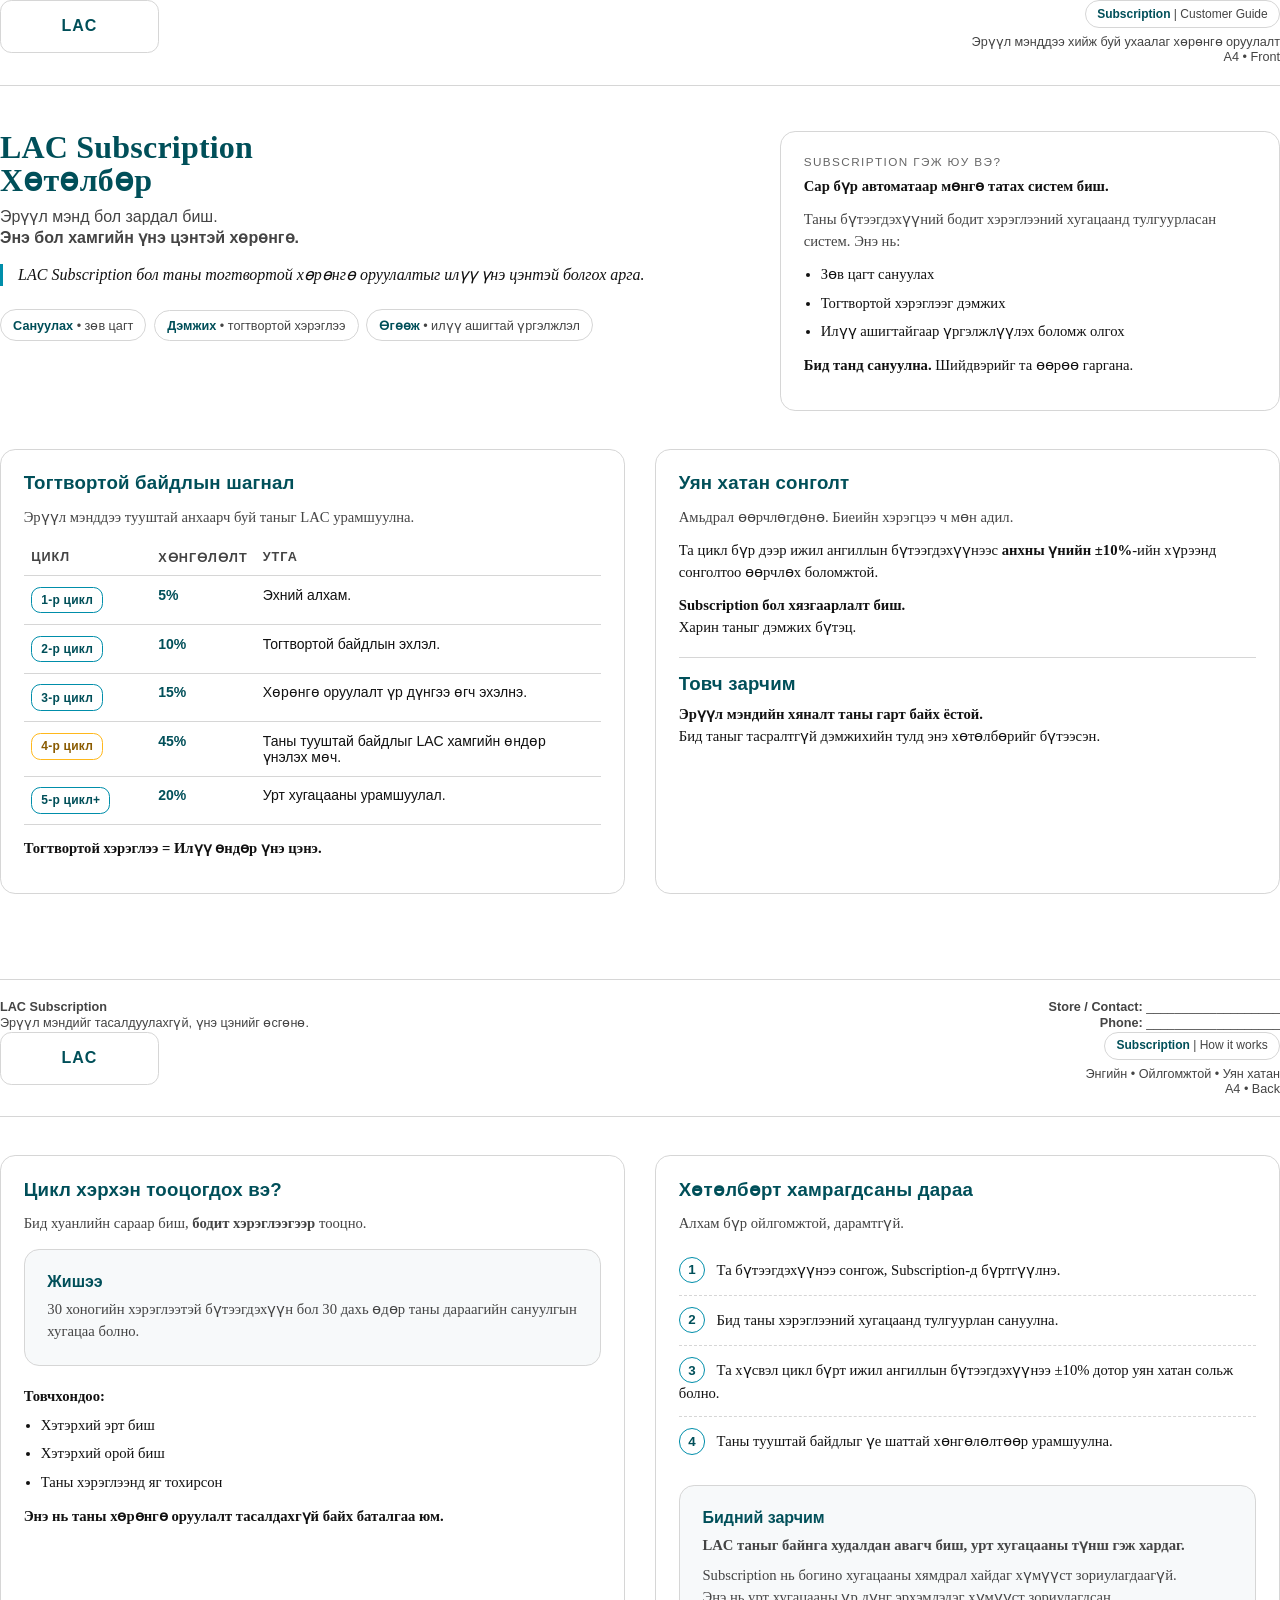
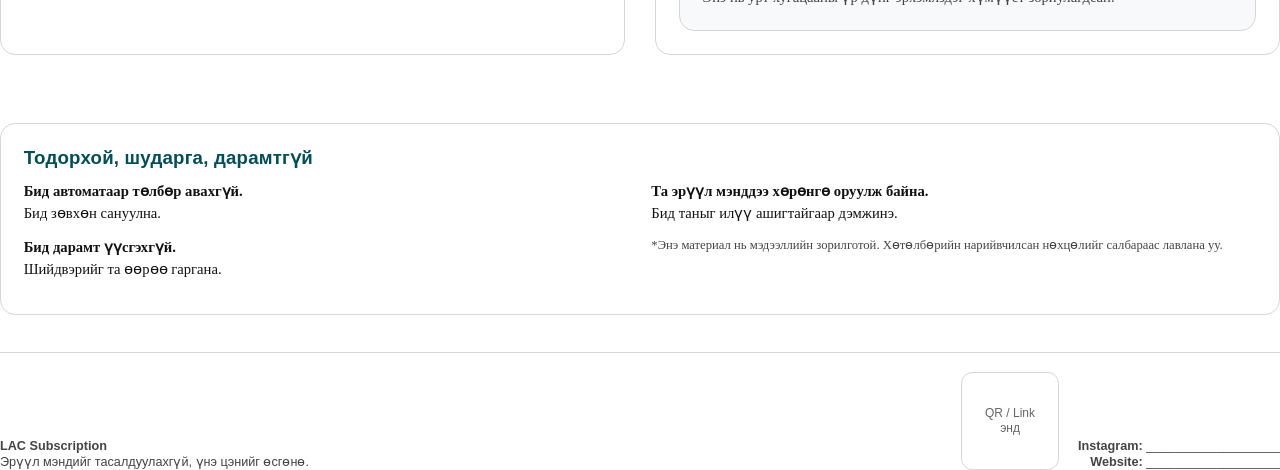
<file: index.html>
<!doctype html>
<html lang="mn">
<head>
  <meta charset="utf-8" />
  <meta name="viewport" content="width=device-width,initial-scale=1" />
  <title>LAC Subscription A4 (Front + Back)</title>

  <style>
    @page { size: A4; margin: 12mm; }

    :root{
      --lac-teal: #004F59;
      --lac-teal-2: #008EAA;
      --lac-gold: #FFB81C;
      --ink: #111;
      --muted: #444;
      --light: #666;
      --line: #D6D6D6;
      --bg-soft: #F7F9FA;
    }

    *{ box-sizing: border-box; }
    html, body{
      margin:0; padding:0;
      color: var(--ink);
      font-family: "Cambria", "Georgia", "Times New Roman", serif;
      -webkit-print-color-adjust: exact;
      print-color-adjust: exact;
    }

    .page{
      page-break-after: always;
      position: relative;
      min-height: calc(297mm - 24mm);
      display: flex;
      flex-direction: column;
      gap: 10mm;
    }
    .page:last-child{ page-break-after: auto; }

    .topbar{
      display:flex;
      align-items:flex-start;
      justify-content: space-between;
      gap: 8mm;
      padding-bottom: 5mm;
      border-bottom: 1px solid var(--line);
    }

    .logo{
      width: 42mm;
      height: 14mm;
      border: 1px solid var(--line);
      border-radius: 3mm;
      display:flex;
      align-items:center;
      justify-content:center;
      font-weight:700;
      letter-spacing: .06em;
      color: var(--lac-teal);
      font-family: Arial, sans-serif;
      font-size: 12pt;
    }

    .doc-meta{
      text-align:right;
      line-height: 1.2;
      font-family: Arial, sans-serif;
      color: var(--muted);
      font-size: 9.5pt;
    }
    .doc-meta .tag{
      display:inline-block;
      padding: 1.5mm 3mm;
      border: 1px solid var(--line);
      border-radius: 999px;
      font-size: 9pt;
      margin-bottom: 2mm;
    }
    .doc-meta .tag strong{ color: var(--lac-teal); }

    .hero{
      display:grid;
      grid-template-columns: 1.2fr .8fr;
      gap: 8mm;
      align-items: start;
      margin-top: 2mm;
    }

    h1{
      margin:0;
      font-size: 24pt;
      letter-spacing: .2px;
      color: var(--lac-teal);
      line-height:1.05;
    }
    .subtitle{
      margin-top: 2mm;
      font-size: 12pt;
      color: var(--muted);
      font-family: Arial, sans-serif;
      line-height: 1.35;
    }

    .quote{
      border-left: 3px solid var(--lac-teal-2);
      padding-left: 4mm;
      margin-top: 4mm;
      color: var(--ink);
      font-style: italic;
      font-size: 12pt;
      line-height: 1.4;
    }

    .card{
      border: 1px solid var(--line);
      border-radius: 4mm;
      padding: 6mm;
      background: #fff;
    }

    .card .kicker{
      font-family: Arial, sans-serif;
      text-transform: uppercase;
      letter-spacing: .12em;
      font-size: 8.8pt;
      color: var(--light);
      margin-bottom: 2mm;
    }

    .pill{
      display:inline-block;
      padding: 2mm 3.2mm;
      border-radius: 999px;
      border: 1px solid var(--line);
      font-family: Arial, sans-serif;
      font-size: 9.5pt;
      color: var(--muted);
      margin: 1mm 1mm 0 0;
      white-space: nowrap;
    }
    .pill b{ color: var(--lac-teal); }

    .section{
      display:grid;
      grid-template-columns: 1fr 1fr;
      gap: 8mm;
    }

    h2{
      margin:0 0 3mm 0;
      font-size: 14pt;
      color: var(--lac-teal);
      font-family: Arial, sans-serif;
      letter-spacing: .2px;
    }

    p{
      margin:0 0 3mm 0;
      font-size: 11pt;
      line-height: 1.5;
      color: var(--ink);
    }
    .muted{ color: var(--muted); }
    .small{ font-size: 9.5pt; color: var(--muted); }

    ul{ margin: 0; padding-left: 4.5mm; }
    li{ margin: 0 0 2mm 0; font-size: 11pt; line-height: 1.45; }

    .rewards{
      width:100%;
      border-collapse: collapse;
      margin-top: 2mm;
      font-family: Arial, sans-serif;
      font-size: 10.5pt;
    }
    .rewards th, .rewards td{
      border-bottom: 1px solid var(--line);
      padding: 2.8mm 2mm;
      vertical-align: top;
    }
    .rewards th{
      text-align:left;
      color: var(--muted);
      font-weight: 700;
      font-size: 9.5pt;
      letter-spacing: .08em;
      text-transform: uppercase;
    }
    .rewards td strong{ color: var(--lac-teal); }

    .badge{
      display:inline-block;
      border: 1px solid var(--lac-teal-2);
      color: var(--lac-teal);
      padding: 1.4mm 2.4mm;
      border-radius: 2.5mm;
      font-size: 9pt;
      font-weight: 700;
      letter-spacing: .02em;
    }
    .badge.gold{
      border-color: var(--lac-gold);
      color: #8a5b00;
    }

    .two-col{
      display:grid;
      grid-template-columns: 1fr 1fr;
      gap: 8mm;
    }

    .steps{
      counter-reset: step;
      margin:0;
      padding:0;
      list-style:none;
    }
    .steps li{
      counter-increment: step;
      padding: 3mm 0;
      border-bottom: 1px dashed var(--line);
      margin:0;
    }
    .steps li:last-child{ border-bottom: none; }
    .steps li .stepnum{
      display:inline-flex;
      width: 7mm; height: 7mm;
      border-radius: 50%;
      border: 1px solid var(--lac-teal-2);
      align-items:center;
      justify-content:center;
      font-family: Arial, sans-serif;
      font-weight: 700;
      color: var(--lac-teal);
      margin-right: 3mm;
      font-size: 10pt;
    }
    .steps li .steptxt{
      font-size: 11pt;
      line-height: 1.45;
      display:inline;
    }

    .callout{
      border: 1px solid var(--line);
      border-radius: 4mm;
      padding: 6mm;
      background: var(--bg-soft);
    }
    .callout h3{
      margin: 0 0 2mm 0;
      font-family: Arial, sans-serif;
      font-size: 12pt;
      color: var(--lac-teal);
    }
    .callout p{ margin:0; color: var(--muted); }

    .footer{
      margin-top: auto;
      padding-top: 5mm;
      border-top: 1px solid var(--line);
      display:flex;
      justify-content: space-between;
      align-items:flex-end;
      gap: 6mm;
      font-family: Arial, sans-serif;
      color: var(--muted);
      font-size: 9.5pt;
      line-height: 1.3;
    }

    .qrbox{
      width: 26mm;
      height: 26mm;
      border: 1px solid var(--line);
      border-radius: 3mm;
      display:flex;
      align-items:center;
      justify-content:center;
      color: var(--light);
      font-size: 9pt;
      text-align:center;
      padding: 2mm;
    }
  </style>
</head>

<body>

  <!-- PAGE 1 (FRONT) -->
  <section class="page">

    <header class="topbar">
      <div class="logo">LAC</div>
      <div class="doc-meta">
        <div class="tag"><strong>Subscription</strong> | Customer Guide</div><br/>
        Эрүүл мэнддээ хийж буй ухаалаг хөрөнгө оруулалт<br/>
        <span class="small">A4 • Front</span>
      </div>
    </header>

    <div class="hero">
      <div>
        <h1>LAC Subscription<br/>Хөтөлбөр</h1>
        <div class="subtitle">
          Эрүүл мэнд бол зардал биш.<br/>
          <b>Энэ бол хамгийн үнэ цэнтэй хөрөнгө.</b>
        </div>

        <div class="quote">
          LAC Subscription бол таны тогтвортой хөрөнгө оруулалтыг
          илүү үнэ цэнтэй болгох арга.
        </div>

        <div style="margin-top:5mm;">
          <span class="pill"><b>Сануулах</b> • зөв цагт</span>
          <span class="pill"><b>Дэмжих</b> • тогтвортой хэрэглээ</span>
          <span class="pill"><b>Өгөөж</b> • илүү ашигтай үргэлжлэл</span>
        </div>
      </div>

      <aside class="card">
        <div class="kicker">Subscription гэж юу вэ?</div>
        <p><b>Сар бүр автоматаар мөнгө татах систем биш.</b></p>
        <p class="muted">Таны бүтээгдэхүүний бодит хэрэглээний хугацаанд тулгуурласан систем. Энэ нь:</p>
        <ul>
          <li>Зөв цагт сануулах</li>
          <li>Тогтвортой хэрэглээг дэмжих</li>
          <li>Илүү ашигтайгаар үргэлжлүүлэх боломж олгох</li>
        </ul>
        <p style="margin-top:3mm;"><b>Бид танд сануулна.</b> Шийдвэрийг та өөрөө гаргана.</p>
      </aside>
    </div>

    <div class="section">
      <div class="card">
        <h2>Тогтвортой байдлын шагнал</h2>
        <p class="muted">Эрүүл мэнддээ тууштай анхаарч буй таныг LAC урамшуулна.</p>

        <table class="rewards" aria-label="Rewards">
          <thead>
            <tr>
              <th style="width:22%;">Цикл</th>
              <th style="width:18%;">Хөнгөлөлт</th>
              <th>Утга</th>
            </tr>
          </thead>
          <tbody>
            <tr>
              <td><span class="badge">1-р цикл</span></td>
              <td><strong>5%</strong></td>
              <td>Эхний алхам.</td>
            </tr>
            <tr>
              <td><span class="badge">2-р цикл</span></td>
              <td><strong>10%</strong></td>
              <td>Тогтвортой байдлын эхлэл.</td>
            </tr>
            <tr>
              <td><span class="badge">3-р цикл</span></td>
              <td><strong>15%</strong></td>
              <td>Хөрөнгө оруулалт үр дүнгээ өгч эхэлнэ.</td>
            </tr>
            <tr>
              <td><span class="badge gold">4-р цикл</span></td>
              <td><strong>45%</strong></td>
              <td>Таны тууштай байдлыг LAC хамгийн өндөр үнэлэх мөч.</td>
            </tr>
            <tr>
              <td><span class="badge">5-р цикл+</span></td>
              <td><strong>20%</strong></td>
              <td>Урт хугацааны урамшуулал.</td>
            </tr>
          </tbody>
        </table>

        <p style="margin-top:3mm;"><b>Тогтвортой хэрэглээ = Илүү өндөр үнэ цэнэ.</b></p>
      </div>

      <div class="card">
        <h2>Уян хатан сонголт</h2>
        <p class="muted">Амьдрал өөрчлөгдөнө. Биеийн хэрэгцээ ч мөн адил.</p>
        <p>Та цикл бүр дээр ижил ангиллын бүтээгдэхүүнээс <b>анхны үнийн ±10%</b>-ийн хүрээнд сонголтоо өөрчлөх боломжтой.</p>
        <p><b>Subscription бол хязгаарлалт биш.</b><br/>Харин таныг дэмжих бүтэц.</p>

        <div style="margin-top:5mm; border-top:1px solid var(--line); padding-top:4mm;">
          <h2 style="margin-bottom:2mm;">Товч зарчим</h2>
          <p style="margin:0;"><b>Эрүүл мэндийн хяналт таны гарт байх ёстой.</b><br/>
          Бид таныг тасралтгүй дэмжихийн тулд энэ хөтөлбөрийг бүтээсэн.</p>
        </div>
      </div>
    </div>

    <footer class="footer">
      <div>
        <b>LAC Subscription</b><br/>
        Эрүүл мэндийг тасалдуулахгүй, үнэ цэнийг өсгөнө.
      </div>
      <div class="small" style="text-align:right;">
        <b>Store / Contact:</b> ___________________<br/>
        <b>Phone:</b> ___________________
      </div>
    </footer>
  </section>

  <!-- PAGE 2 (BACK) -->
  <section class="page">

    <header class="topbar">
      <div class="logo">LAC</div>
      <div class="doc-meta">
        <div class="tag"><strong>Subscription</strong> | How it works</div><br/>
        Энгийн • Ойлгомжтой • Уян хатан<br/>
        <span class="small">A4 • Back</span>
      </div>
    </header>

    <div class="two-col">
      <div class="card">
        <h2>Цикл хэрхэн тооцогдох вэ?</h2>
        <p class="muted">Бид хуанлийн сараар биш, <b>бодит хэрэглээгээр</b> тооцно.</p>

        <div class="callout" style="margin-top:4mm;">
          <h3>Жишээ</h3>
          <p>30 хоногийн хэрэглээтэй бүтээгдэхүүн бол 30 дахь өдөр таны дараагийн сануулгын хугацаа болно.</p>
        </div>

        <div style="margin-top:5mm;">
          <p style="margin-bottom:2mm;"><b>Товчхондоо:</b></p>
          <ul>
            <li>Хэтэрхий эрт биш</li>
            <li>Хэтэрхий орой биш</li>
            <li>Таны хэрэглээнд яг тохирсон</li>
          </ul>
          <p style="margin-top:3mm;"><b>Энэ нь таны хөрөнгө оруулалт тасалдахгүй байх баталгаа юм.</b></p>
        </div>
      </div>

      <div class="card">
        <h2>Хөтөлбөрт хамрагдсаны дараа</h2>
        <p class="muted">Алхам бүр ойлгомжтой, дарамтгүй.</p>

        <ol class="steps" aria-label="Steps">
          <li><span class="stepnum">1</span><span class="steptxt">Та бүтээгдэхүүнээ сонгож, Subscription-д бүртгүүлнэ.</span></li>
          <li><span class="stepnum">2</span><span class="steptxt">Бид таны хэрэглээний хугацаанд тулгуурлан сануулна.</span></li>
          <li><span class="stepnum">3</span><span class="steptxt">Та хүсвэл цикл бүрт ижил ангиллын бүтээгдэхүүнээ ±10% дотор уян хатан сольж болно.</span></li>
          <li><span class="stepnum">4</span><span class="steptxt">Таны тууштай байдлыг үе шаттай хөнгөлөлтөөр урамшуулна.</span></li>
        </ol>

        <div class="callout" style="margin-top:5mm;">
          <h3>Бидний зарчим</h3>
          <p><b>LAC таныг байнга худалдан авагч биш, урт хугацааны түнш гэж хардаг.</b></p>
          <p style="margin-top:2mm;">
            Subscription нь богино хугацааны хямдрал хайдаг хүмүүст зориулагдаагүй.<br/>
            Энэ нь урт хугацааны үр дүнг эрхэмлэдэг хүмүүст зориулагдсан.
          </p>
        </div>
      </div>
    </div>

    <div class="card" style="margin-top:8mm;">
      <h2>Тодорхой, шударга, дарамтгүй</h2>
      <div class="two-col" style="gap:6mm;">
        <div>
          <p><b>Бид автоматаар төлбөр авахгүй.</b><br/>Бид зөвхөн сануулна.</p>
          <p><b>Бид дарамт үүсгэхгүй.</b><br/>Шийдвэрийг та өөрөө гаргана.</p>
        </div>
        <div>
          <p><b>Та эрүүл мэнддээ хөрөнгө оруулж байна.</b><br/>Бид таныг илүү ашигтайгаар дэмжинэ.</p>
          <p class="muted small" style="margin:0;">
            *Энэ материал нь мэдээллийн зорилготой. Хөтөлбөрийн нарийвчилсан нөхцөлийг салбараас лавлана уу.
          </p>
        </div>
      </div>
    </div>

    <footer class="footer">
      <div>
        <b>LAC Subscription</b><br/>
        Эрүүл мэндийг тасалдуулахгүй, үнэ цэнийг өсгөнө.
      </div>
      <div style="display:flex; gap:5mm; align-items:flex-end;">
        <div class="qrbox">QR / Link<br/>энд</div>
        <div class="small" style="text-align:right;">
          <b>Instagram:</b> ___________________<br/>
          <b>Website:</b> ___________________
        </div>
      </div>
    </footer>

  </section>

</body>
</html>
</file>
